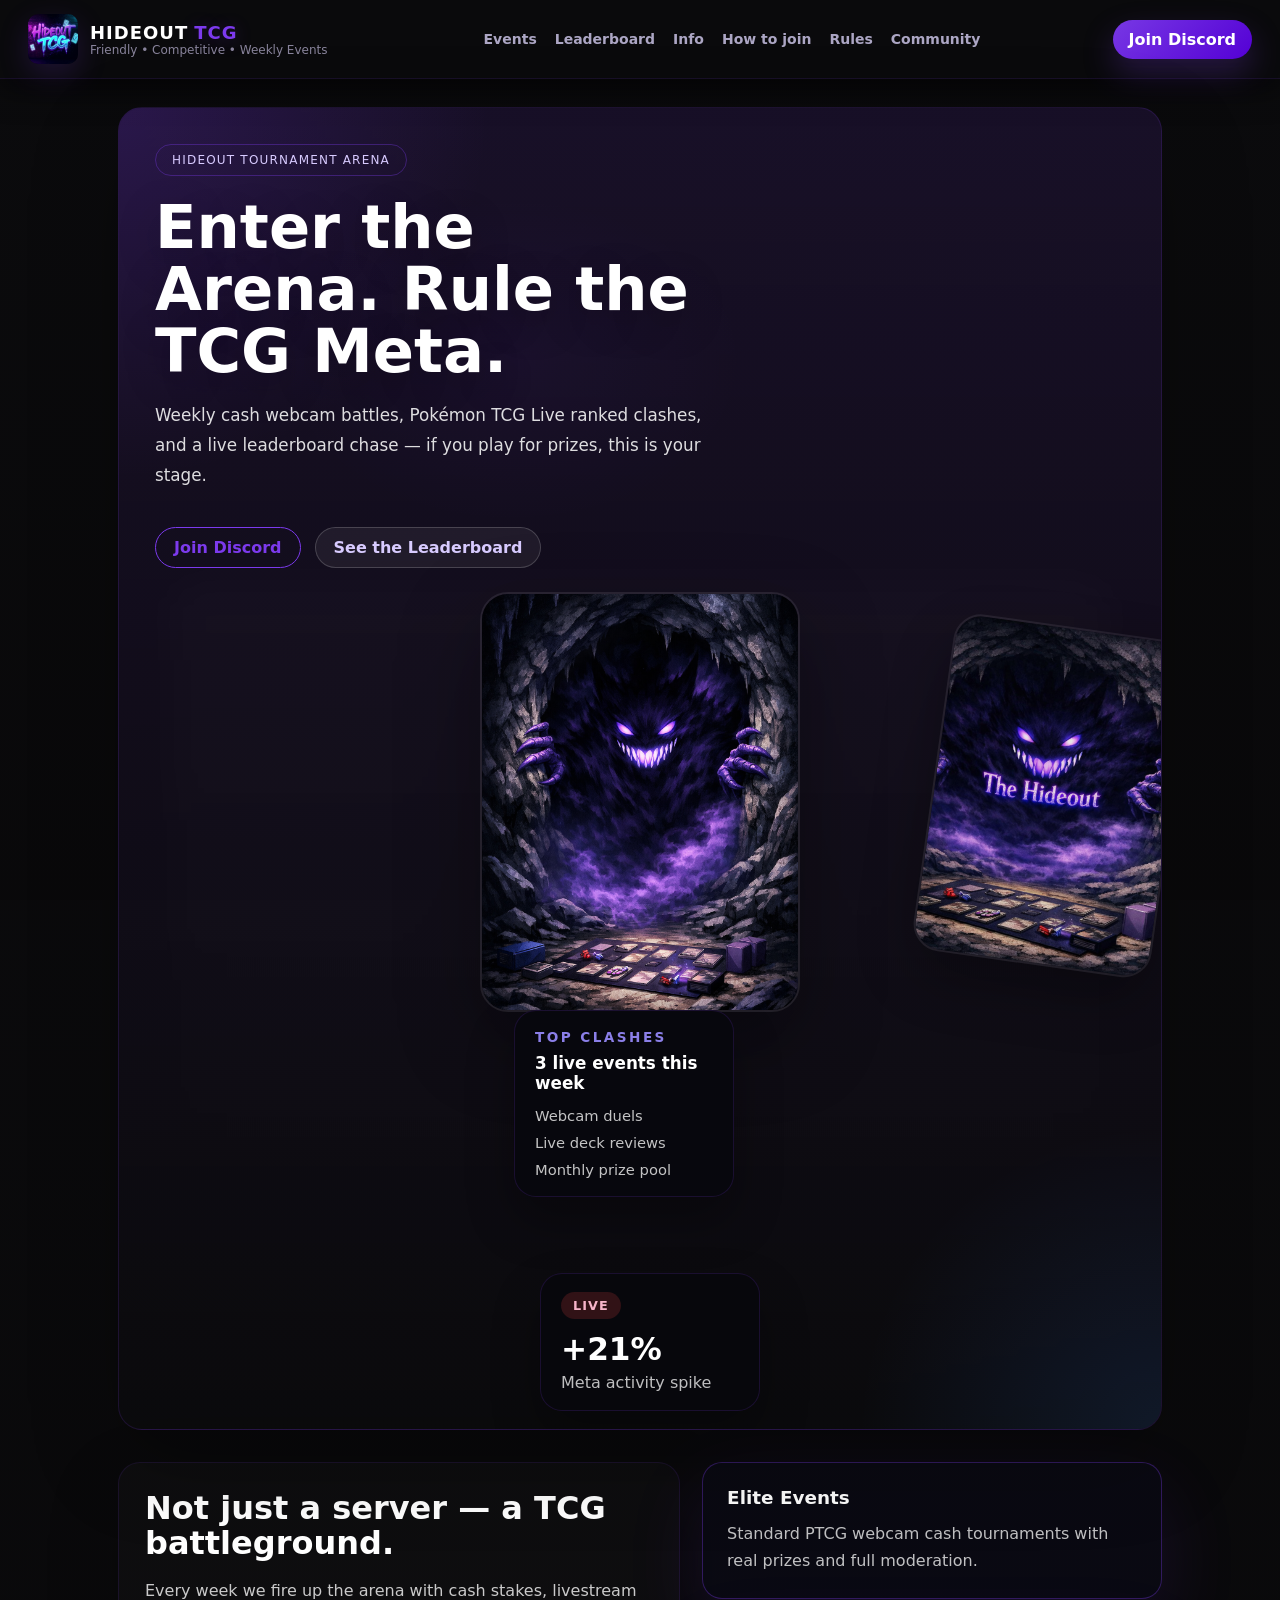
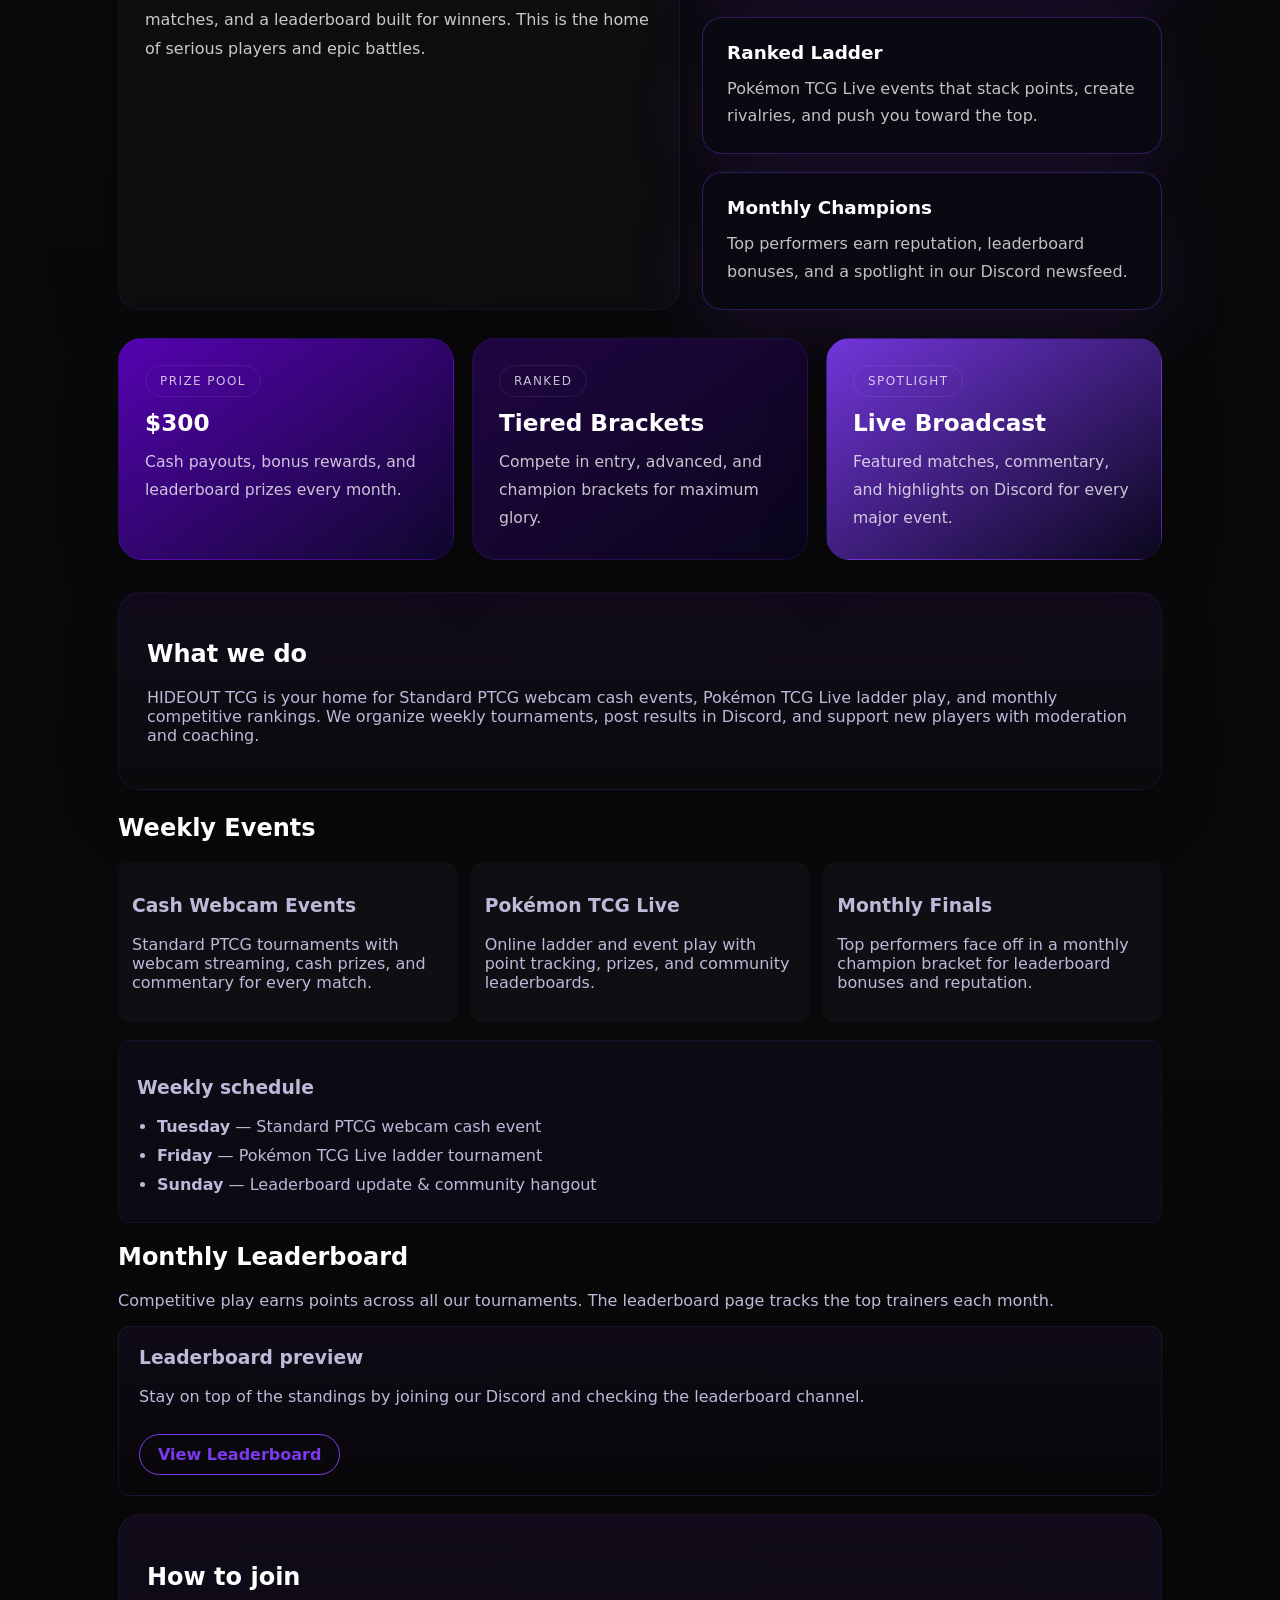
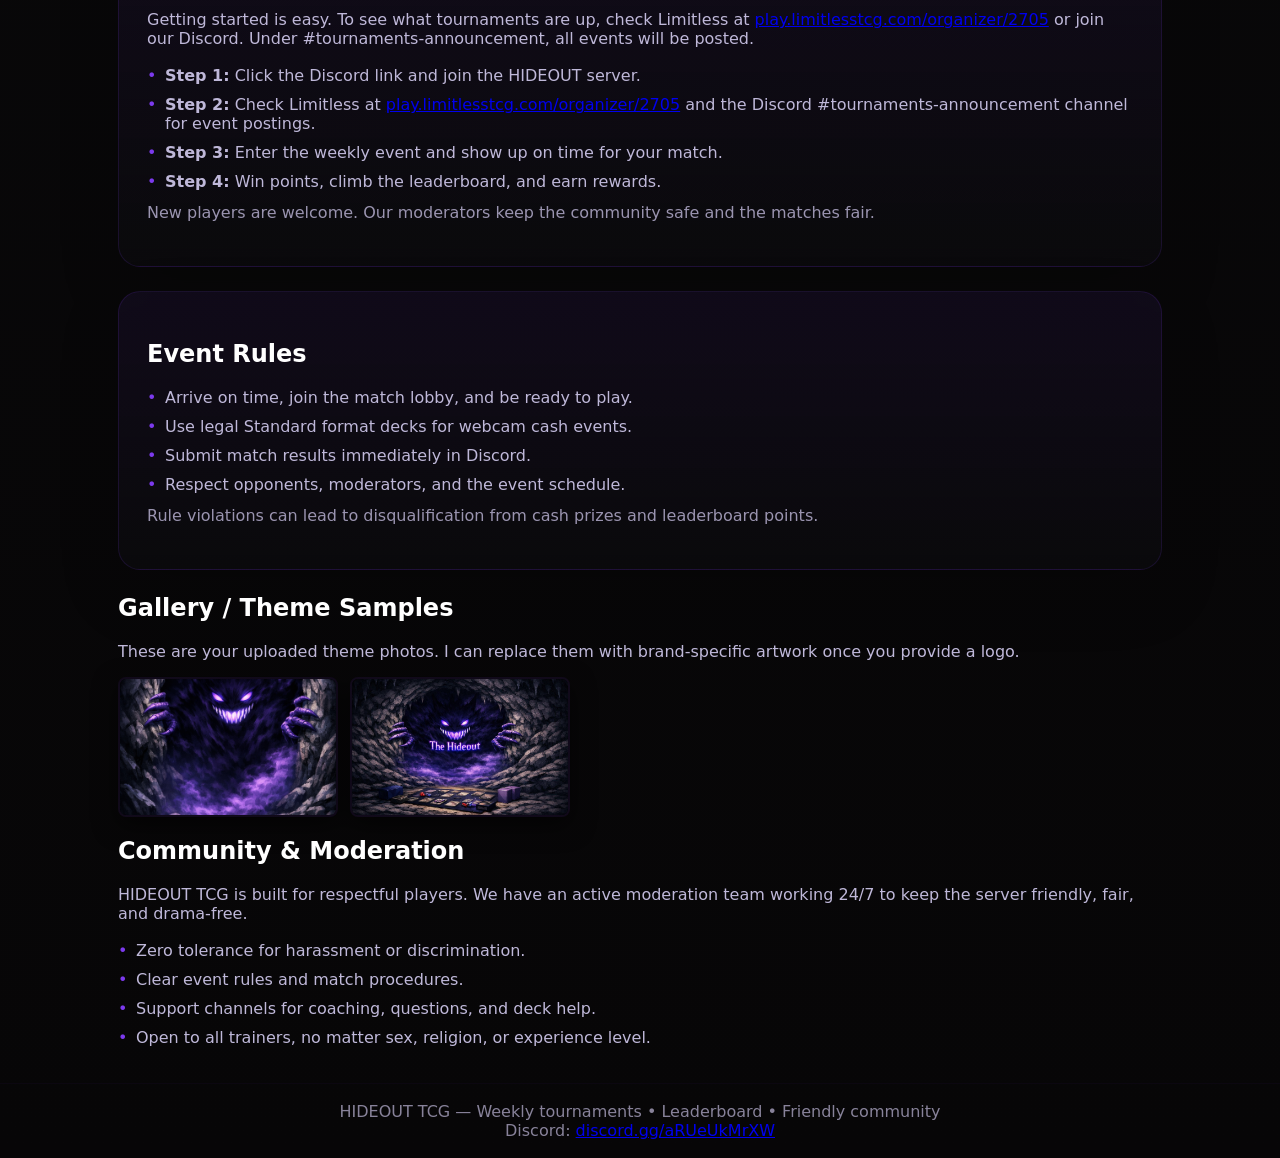
<file: index.html>
<!doctype html>
<html lang="en">
<head>
  <meta charset="utf-8" />
  <meta name="viewport" content="width=device-width,initial-scale=1" />
  <title>HIDEOUT TCG</title>
  <meta name="description" content="HIDEOUT TCG — tournaments, weekly cash webcam events, leaderboard, and community." />
  <meta name="keywords" content="Hideout TCG, Pokémon TCG, PTCG tournaments, Limitless TCG, webcam cash tournaments, leaderboard, Discord events" />
  <meta name="robots" content="index, follow" />
  <meta property="og:title" content="HIDEOUT TCG — Weekly tournaments, leaderboard, community" />
  <meta property="og:description" content="Join HIDEOUT TCG for Standard PTCG webcam cash tournaments, live leaderboard races, and weekly events. Check Limitless and Discord for announcements." />
  <meta property="og:type" content="website" />
  <meta property="og:url" content="https://vickerschris28164-debug.github.io/Hideout-TCG-WEBSITE/" />
  <meta property="og:image" content="assets/images/logo.jpg" />
  <meta name="twitter:card" content="summary_large_image" />
  <link rel="canonical" href="https://vickerschris28164-debug.github.io/Hideout-TCG-WEBSITE/" />
  <link rel="stylesheet" href="styles.css" />
</head>
<body>
  <div class="animated-bg"></div>
  <header class="site-header">
    <div class="brand">
      <img class="site-logo" src="assets/images/logo.jpg" alt="HIDEOUT logo" />
      <div>
        <div class="logo">HIDEOUT<span>TCG</span></div>
        <div class="tag">Friendly • Competitive • Weekly Events</div>
      </div>
    </div>
    <nav class="site-nav">
      <a href="#events">Events</a>
      <a href="leaderboard.html">Leaderboard</a>
      <a href="info.html">Info</a>
      <a href="#join">How to join</a>
      <a href="#rules">Rules</a>
      <a href="#community">Community</a>
    </nav>
    <a class="discord-btn" href="https://discord.gg/aRUeUkMrXW" target="_blank" rel="noopener noreferrer">Join Discord</a>
  </header>

  <main class="container">
    <section class="hero">
      <div class="hero-copy">
        <span class="eyebrow">HIDEOUT TOURNAMENT ARENA</span>
        <h1>Enter the Arena. Rule the TCG Meta.</h1>
        <p>Weekly cash webcam battles, Pokémon TCG Live ranked clashes, and a live leaderboard chase — if you play for prizes, this is your stage.</p>
        <div class="hero-actions">
          <a class="cta" href="https://discord.gg/aRUeUkMrXW" target="_blank" rel="noopener noreferrer">Join Discord</a>
          <a class="cta secondary" href="leaderboard.html">See the Leaderboard</a>
        </div>
      </div>
      <div class="hero-art">
        <div class="hero-art-bg"></div>
        <img class="hero-frame" src="assets/images/hideout-photo-1.png" alt="Tournament arena art" />
        <img class="hero-frame hero-frame--alt" src="assets/images/hideout-photo-2.png" alt="TCG battle art" />
        <div class="hero-card hero-card--rank">
          <div class="card-title">TOP CLASHES</div>
          <div class="card-label">3 live events this week</div>
          <div class="card-lines">
            <span>Webcam duels</span>
            <span>Live deck reviews</span>
            <span>Monthly prize pool</span>
          </div>
        </div>
        <div class="hero-card hero-card--pulse">
          <div class="card-badge">LIVE</div>
          <div class="card-score">+21%</div>
          <div class="card-sub">Meta activity spike</div>
        </div>
      </div>
    </section>

    <section class="showcase">
      <div class="showcase-copy">
        <h2>Not just a server — a TCG battleground.</h2>
        <p>Every week we fire up the arena with cash stakes, livestream matches, and a leaderboard built for winners. This is the home of serious players and epic battles.</p>
      </div>
      <div class="showcase-panels">
        <div class="showcase-panel showcase-panel--glow">
          <h3>Elite Events</h3>
          <p>Standard PTCG webcam cash tournaments with real prizes and full moderation.</p>
        </div>
        <div class="showcase-panel showcase-panel--glow">
          <h3>Ranked Ladder</h3>
          <p>Pokémon TCG Live events that stack points, create rivalries, and push you toward the top.</p>
        </div>
        <div class="showcase-panel showcase-panel--glow">
          <h3>Monthly Champions</h3>
          <p>Top performers earn reputation, leaderboard bonuses, and a spotlight in our Discord newsfeed.</p>
        </div>
      </div>
    </section>

    <section class="battle-grid">
      <div class="battle-card battle-card--prize">
        <span class="battle-label">PRIZE POOL</span>
        <h3>$300</h3>
        <p>Cash payouts, bonus rewards, and leaderboard prizes every month.</p>
      </div>
      <div class="battle-card battle-card--ranked">
        <span class="battle-label">RANKED</span>
        <h3>Tiered Brackets</h3>
        <p>Compete in entry, advanced, and champion brackets for maximum glory.</p>
      </div>
      <div class="battle-card battle-card--spotlight">
        <span class="battle-label">SPOTLIGHT</span>
        <h3>Live Broadcast</h3>
        <p>Featured matches, commentary, and highlights on Discord for every major event.</p>
      </div>
    </section>

    <section id="about" class="feature-card">
      <h2>What we do</h2>
      <p>HIDEOUT TCG is your home for Standard PTCG webcam cash events, Pokémon TCG Live ladder play, and monthly competitive rankings. We organize weekly tournaments, post results in Discord, and support new players with moderation and coaching.</p>
    </section>

    <section id="events">
      <h2>Weekly Events</h2>
      <div class="cards">
        <div class="card">
          <h3>Cash Webcam Events</h3>
          <p>Standard PTCG tournaments with webcam streaming, cash prizes, and commentary for every match.</p>
        </div>
        <div class="card">
          <h3>Pokémon TCG Live</h3>
          <p>Online ladder and event play with point tracking, prizes, and community leaderboards.</p>
        </div>
        <div class="card">
          <h3>Monthly Finals</h3>
          <p>Top performers face off in a monthly champion bracket for leaderboard bonuses and reputation.</p>
        </div>
      </div>
      <div class="schedule">
        <h3>Weekly schedule</h3>
        <ul>
          <li><strong>Tuesday</strong> — Standard PTCG webcam cash event</li>
          <li><strong>Friday</strong> — Pokémon TCG Live ladder tournament</li>
          <li><strong>Sunday</strong> — Leaderboard update & community hangout</li>
        </ul>
      </div>
    </section>

    <section id="leaderboard">
      <h2>Monthly Leaderboard</h2>
      <p>Competitive play earns points across all our tournaments. The leaderboard page tracks the top trainers each month.</p>
      <div class="leaderboard-card">
        <h3>Leaderboard preview</h3>
        <p>Stay on top of the standings by joining our Discord and checking the leaderboard channel.</p>
        <a class="cta" href="leaderboard.html">View Leaderboard</a>
      </div>
    </section>

    <section id="join" class="feature-card">
      <h2>How to join</h2>
      <p>Getting started is easy. To see what tournaments are up, check Limitless at <a href="https://play.limitlesstcg.com/organizer/2705" target="_blank" rel="noopener noreferrer">play.limitlesstcg.com/organizer/2705</a> or join our Discord. Under #tournaments-announcement, all events will be posted.</p>
      <ul class="feature-list">
        <li><strong>Step 1:</strong> Click the Discord link and join the HIDEOUT server.</li>
        <li><strong>Step 2:</strong> Check Limitless at <a href="https://play.limitlesstcg.com/organizer/2705" target="_blank" rel="noopener noreferrer">play.limitlesstcg.com/organizer/2705</a> and the Discord #tournaments-announcement channel for event postings.</li>
        <li><strong>Step 3:</strong> Enter the weekly event and show up on time for your match.</li>
        <li><strong>Step 4:</strong> Win points, climb the leaderboard, and earn rewards.</li>
      </ul>
      <p class="note">New players are welcome. Our moderators keep the community safe and the matches fair.</p>
    </section>

    <section id="rules" class="feature-card">
      <h2>Event Rules</h2>
      <ul class="feature-list">
        <li>Arrive on time, join the match lobby, and be ready to play.</li>
        <li>Use legal Standard format decks for webcam cash events.</li>
        <li>Submit match results immediately in Discord.</li>
        <li>Respect opponents, moderators, and the event schedule.</li>
      </ul>
      <p class="note">Rule violations can lead to disqualification from cash prizes and leaderboard points.</p>
    </section>

    <section id="gallery">
      <h2>Gallery / Theme Samples</h2>
      <p>These are your uploaded theme photos. I can replace them with brand-specific artwork once you provide a logo.</p>
      <div class="gallery">
        <img src="assets/images/hideout-photo-1.png" alt="HIDEOUT theme photo 1" />
        <img src="assets/images/hideout-photo-2.png" alt="HIDEOUT theme photo 2" />
      </div>
    </section>

    <section id="community">
      <h2>Community & Moderation</h2>
      <p>HIDEOUT TCG is built for respectful players. We have an active moderation team working 24/7 to keep the server friendly, fair, and drama-free.</p>
      <div class="feature-list">
        <li>Zero tolerance for harassment or discrimination.</li>
        <li>Clear event rules and match procedures.</li>
        <li>Support channels for coaching, questions, and deck help.</li>
        <li>Open to all trainers, no matter sex, religion, or experience level.</li>
      </div>
    </section>
  </main>

  <footer class="site-footer">
    <div>HIDEOUT TCG — Weekly tournaments • Leaderboard • Friendly community</div>
    <div>Discord: <a href="https://discord.gg/aRUeUkMrXW" target="_blank" rel="noopener noreferrer">discord.gg/aRUeUkMrXW</a></div>
  </footer>
</body>
</html>
</file>
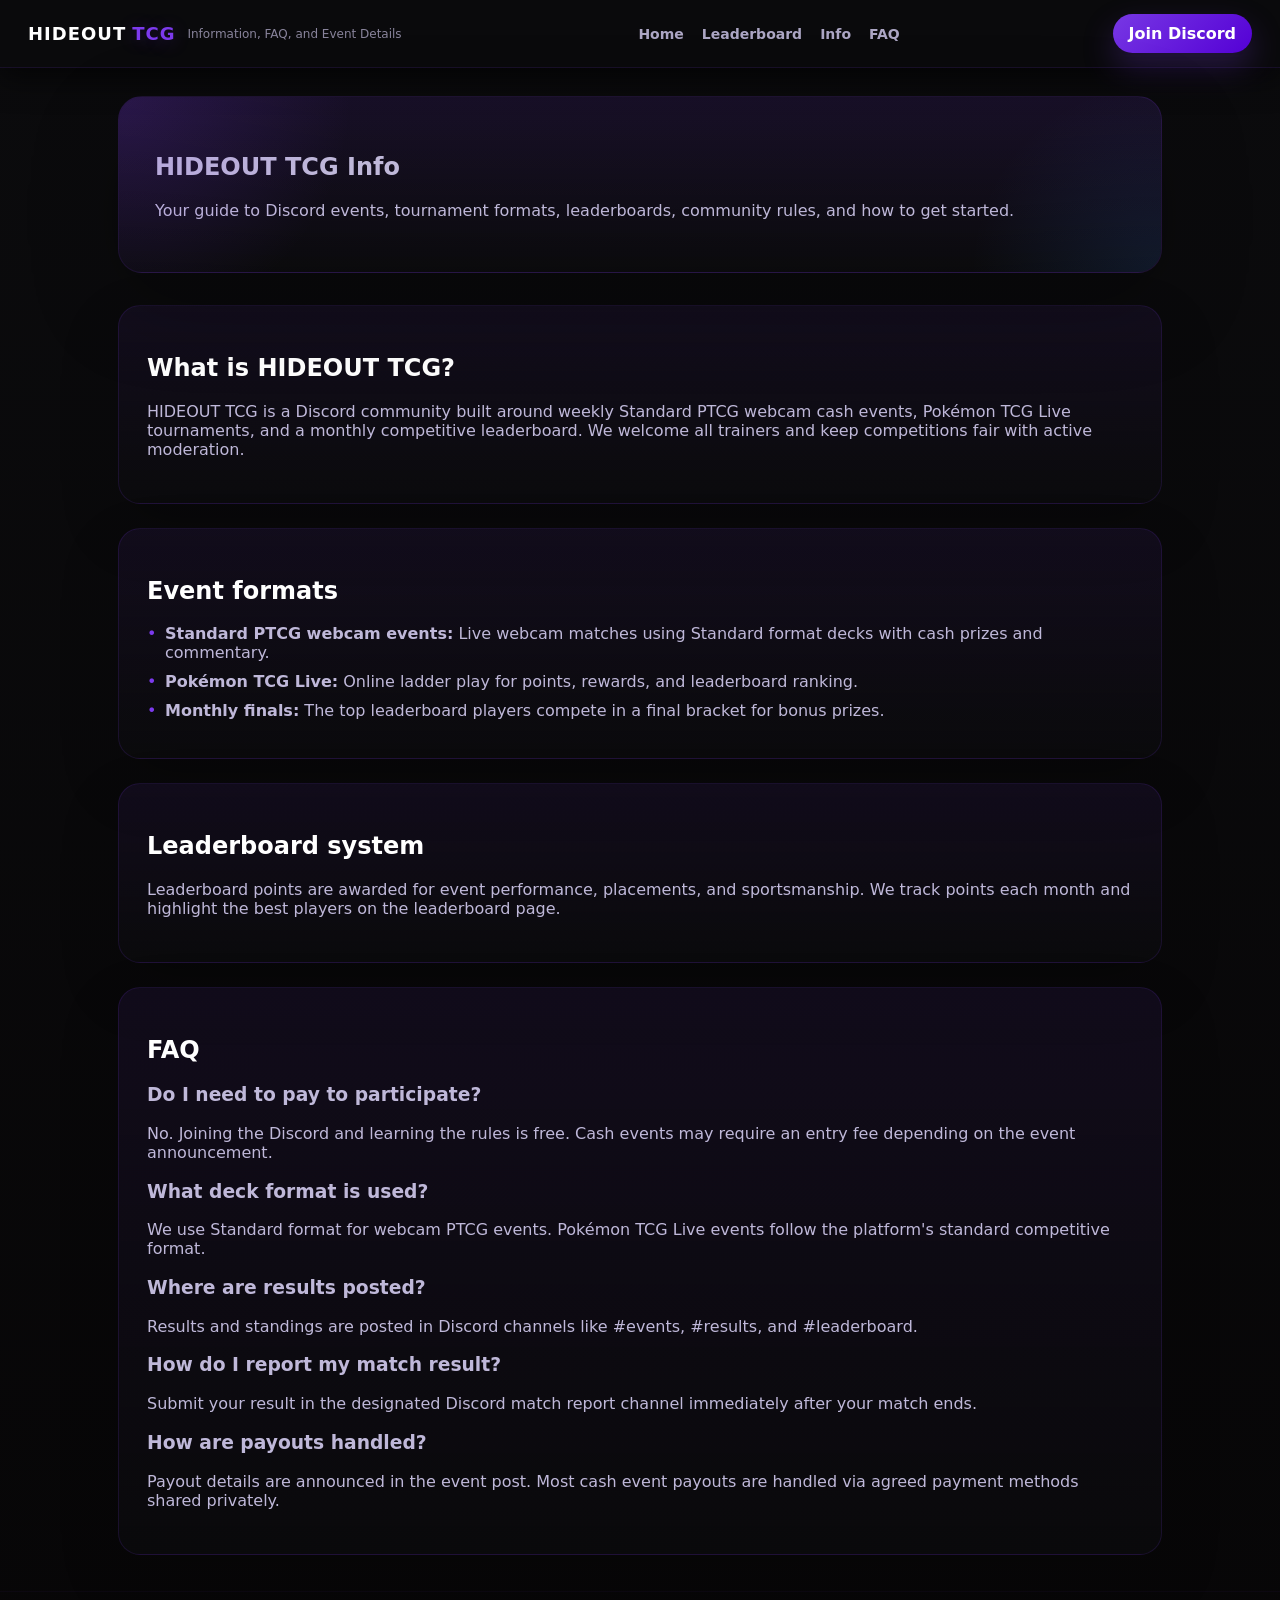
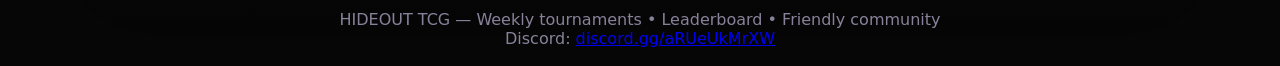
<file: info.html>
<!doctype html>
<html lang="en">
<head>
  <meta charset="utf-8" />
  <meta name="viewport" content="width=device-width,initial-scale=1" />
  <title>HIDEOUT TCG Info</title>
  <meta name="description" content="HIDEOUT TCG Discord community info page with event formats, FAQ, leaderboard system, and tournament rules." />
  <meta name="robots" content="index, follow" />
  <link rel="canonical" href="https://vickerschris28164-debug.github.io/Hideout-TCG-WEBSITE/info.html" />
  <link rel="stylesheet" href="styles.css" />
</head>
<body>
  <header class="site-header">
    <div class="brand">
      <div class="logo">HIDEOUT<span>TCG</span></div>
      <div class="tag">Information, FAQ, and Event Details</div>
    </div>
    <nav class="site-nav">
      <a href="index.html">Home</a>
      <a href="leaderboard.html">Leaderboard</a>
      <a href="info.html">Info</a>
      <a href="#faq">FAQ</a>
    </nav>
    <a class="discord-btn" href="https://discord.gg/aRUeUkMrXW" target="_blank" rel="noopener noreferrer">Join Discord</a>
  </header>

  <main class="container">
    <section class="hero">
      <h1>HIDEOUT TCG Info</h1>
      <p>Your guide to Discord events, tournament formats, leaderboards, community rules, and how to get started.</p>
    </section>

    <section class="feature-card">
      <h2>What is HIDEOUT TCG?</h2>
      <p>HIDEOUT TCG is a Discord community built around weekly Standard PTCG webcam cash events, Pokémon TCG Live tournaments, and a monthly competitive leaderboard. We welcome all trainers and keep competitions fair with active moderation.</p>
    </section>

    <section class="feature-card">
      <h2>Event formats</h2>
      <ul class="feature-list">
        <li><strong>Standard PTCG webcam events:</strong> Live webcam matches using Standard format decks with cash prizes and commentary.</li>
        <li><strong>Pokémon TCG Live:</strong> Online ladder play for points, rewards, and leaderboard ranking.</li>
        <li><strong>Monthly finals:</strong> The top leaderboard players compete in a final bracket for bonus prizes.</li>
      </ul>
    </section>

    <section class="feature-card">
      <h2>Leaderboard system</h2>
      <p>Leaderboard points are awarded for event performance, placements, and sportsmanship. We track points each month and highlight the best players on the leaderboard page.</p>
    </section>

    <section class="feature-card" id="faq">
      <h2>FAQ</h2>
      <div class="faq-item">
        <h3>Do I need to pay to participate?</h3>
        <p>No. Joining the Discord and learning the rules is free. Cash events may require an entry fee depending on the event announcement.</p>
      </div>
      <div class="faq-item">
        <h3>What deck format is used?</h3>
        <p>We use Standard format for webcam PTCG events. Pokémon TCG Live events follow the platform's standard competitive format.</p>
      </div>
      <div class="faq-item">
        <h3>Where are results posted?</h3>
        <p>Results and standings are posted in Discord channels like #events, #results, and #leaderboard.</p>
      </div>
      <div class="faq-item">
        <h3>How do I report my match result?</h3>
        <p>Submit your result in the designated Discord match report channel immediately after your match ends.</p>
      </div>
      <div class="faq-item">
        <h3>How are payouts handled?</h3>
        <p>Payout details are announced in the event post. Most cash event payouts are handled via agreed payment methods shared privately.</p>
      </div>
    </section>
  </main>

  <footer class="site-footer">
    <div>HIDEOUT TCG — Weekly tournaments • Leaderboard • Friendly community</div>
    <div>Discord: <a href="https://discord.gg/aRUeUkMrXW" target="_blank" rel="noopener noreferrer">discord.gg/aRUeUkMrXW</a></div>
  </footer>
</body>
</html>
</file>
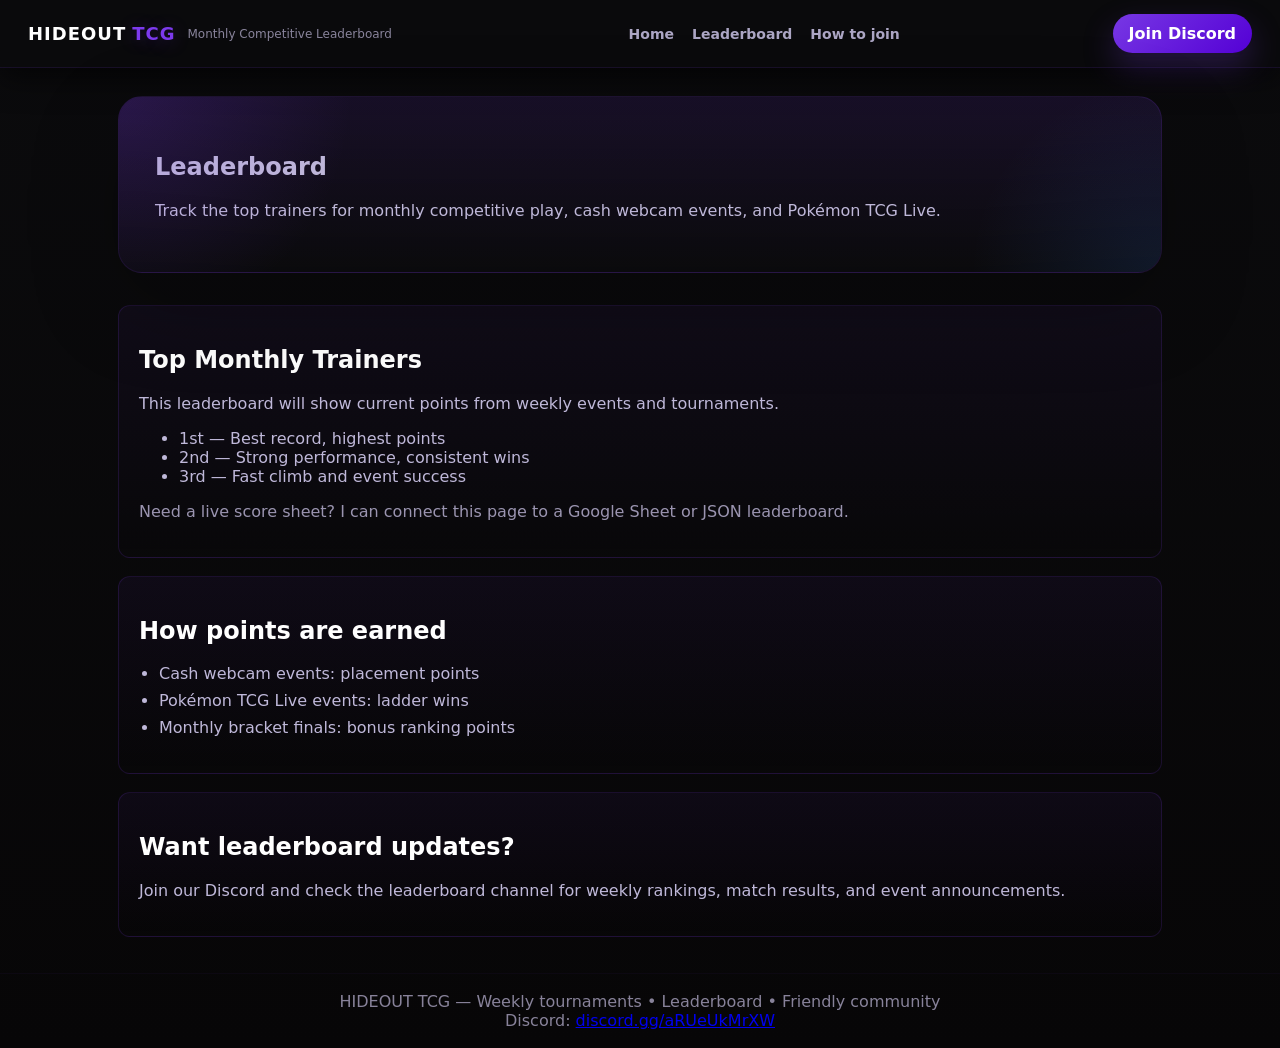
<file: leaderboard.html>
<!doctype html>
<html lang="en">
<head>
  <meta charset="utf-8" />
  <meta name="viewport" content="width=device-width,initial-scale=1" />
  <title>HIDEOUT TCG Leaderboard</title>
  <meta name="description" content="Track HIDEOUT TCG monthly leaderboard standings and event ranking points from webcam cash events and Pokémon TCG Live." />
  <meta name="robots" content="index, follow" />
  <link rel="canonical" href="https://vickerschris28164-debug.github.io/Hideout-TCG-WEBSITE/leaderboard.html" />
  <link rel="stylesheet" href="styles.css" />
</head>
<body>
  <header class="site-header">
    <div class="brand">
      <div class="logo">HIDEOUT<span>TCG</span></div>
      <div class="tag">Monthly Competitive Leaderboard</div>
    </div>
    <nav class="site-nav">
      <a href="index.html">Home</a>
      <a href="#top">Leaderboard</a>
      <a href="index.html#join">How to join</a>
    </nav>
    <a class="discord-btn" href="https://discord.gg/aRUeUkMrXW" target="_blank" rel="noopener noreferrer">Join Discord</a>
  </header>

  <main class="container">
    <section class="hero">
      <h1>Leaderboard</h1>
      <p>Track the top trainers for monthly competitive play, cash webcam events, and Pokémon TCG Live.</p>
    </section>

    <section>
      <div class="leaderboard-card">
        <h2>Top Monthly Trainers</h2>
        <p>This leaderboard will show current points from weekly events and tournaments.</p>
        <ul>
          <li>1st — Best record, highest points</li>
          <li>2nd — Strong performance, consistent wins</li>
          <li>3rd — Fast climb and event success</li>
        </ul>
        <p class="note">Need a live score sheet? I can connect this page to a Google Sheet or JSON leaderboard.</p>
      </div>
    </section>

    <section>
      <div class="info-card">
        <h2>How points are earned</h2>
        <ul>
          <li>Cash webcam events: placement points</li>
          <li>Pokémon TCG Live events: ladder wins</li>
          <li>Monthly bracket finals: bonus ranking points</li>
        </ul>
      </div>
    </section>

    <section>
      <div class="info-card">
        <h2>Want leaderboard updates?</h2>
        <p>Join our Discord and check the leaderboard channel for weekly rankings, match results, and event announcements.</p>
      </div>
    </section>
  </main>

  <footer class="site-footer">
    <div>HIDEOUT TCG — Weekly tournaments • Leaderboard • Friendly community</div>
    <div>Discord: <a href="https://discord.gg/aRUeUkMrXW" target="_blank" rel="noopener noreferrer">discord.gg/aRUeUkMrXW</a></div>
  </footer>
</body>
</html>
</file>
<file: styles.css>
:root{
  --bg:#0b0b0d;
  --panel:#0f0e13;
  --accent:#7c3aed; /* purple */
  --accent-2:#5b21b6;
  --glow:0 10px 30px rgba(124,58,237,0.18);
  --muted:#bfb8d9;
}
*{box-sizing:border-box}
.animated-bg{
  position:fixed;inset:0;z-index:-1;background:radial-gradient(ellipse at 20% 20%, rgba(124,58,237,0.06), transparent 8%), radial-gradient(ellipse at 80% 80%, rgba(0,0,0,0.35), transparent 40%), linear-gradient(180deg,var(--bg),#070607);
  background-size:200% 200%;
  animation: bgShift 18s linear infinite;
}

@keyframes bgShift{0%{background-position:0% 0%}50%{background-position:100% 100%}100%{background-position:0% 0%}}

body{margin:0;font-family:Inter,system-ui,Arial,sans-serif;background:linear-gradient(180deg,var(--bg),#070607);color:var(--muted);min-height:100vh}
.site-header{display:flex;justify-content:space-between;align-items:center;padding:14px 28px;background:rgba(11,11,13,0.55);backdrop-filter:blur(10px);box-shadow:0 8px 32px rgba(0,0,0,0.65);border-bottom:1px solid rgba(124,58,237,0.12);flex-wrap:wrap;gap:14px}
.brand{display:flex;align-items:center;gap:12px}
.site-logo{width:50px;height:auto;border-radius:10px;object-fit:contain;transition:transform .22s ease,box-shadow .22s ease;box-shadow:var(--glow)}
.site-logo:hover{transform:scale(1.08);box-shadow:0 16px 48px rgba(124,58,237,0.32)}
.logo{font-weight:800;font-size:18px;color:#fff;letter-spacing:1px}
.logo span{color:var(--accent);margin-left:6px;text-shadow:0 2px 18px rgba(124,58,237,0.3)}
.tag{font-size:12px;color:rgba(191,184,217,0.7)}
.site-nav{display:flex;gap:18px;margin-left:24px}
.site-nav a{color:rgba(191,184,217,0.9);text-decoration:none;font-size:14px;font-weight:600;transition:color .2s ease}
.site-nav a:hover{color:#fff}
.discord-btn{background:linear-gradient(135deg,rgba(124,58,237,0.96),rgba(88,0,224,0.95));color:#fff;padding:10px 16px;border-radius:999px;text-decoration:none;font-weight:700;box-shadow:0 14px 32px rgba(124,58,237,0.25)}
.container{max-width:1080px;margin:28px auto;padding:0 18px}
.feature-card{background:linear-gradient(180deg,rgba(124,58,237,0.08),rgba(11,11,13,0.75));padding:28px;border-radius:22px;margin-bottom:24px;border:1px solid rgba(124,58,237,0.14);box-shadow:0 24px 60px rgba(0,0,0,0.18)}
.feature-list{list-style:none;padding-left:0;margin:18px 0 0 0}
.feature-list li{margin-bottom:10px;padding-left:18px;position:relative}
.feature-list li:before{content:"•";position:absolute;left:0;color:var(--accent)}
.schedule{margin-top:18px;padding:18px;background:rgba(124,58,237,0.05);border-radius:12px;border:1px solid rgba(124,58,237,0.1)}
.schedule ul{padding-left:20px;margin:0}
.schedule li{margin-bottom:10px}
.cta{display:inline-block;margin-top:12px;background:transparent;border:1px solid var(--accent);color:var(--accent);padding:10px 18px;border-radius:999px;text-decoration:none;font-weight:700;transition:all .22s ease}
.cta:hover{background:rgba(124,58,237,0.18);border-color:rgba(124,58,237,0.7);color:#fff}
.cta.secondary{background:rgba(255,255,255,0.06);border-color:rgba(255,255,255,0.18);color:#d8cbff}
.cta.secondary:hover{background:rgba(255,255,255,0.12);color:#fff}
h2{color:#fff}
.hero{position:relative;overflow:hidden;padding:36px;border-radius:24px;margin-bottom:32px;background:linear-gradient(180deg,rgba(124,58,237,0.12),rgba(11,11,13,0.72));border:1px solid rgba(124,58,237,0.16);box-shadow:0 30px 90px rgba(0,0,0,0.24)}
.hero:before{content:"";position:absolute;inset:0;background:radial-gradient(circle at top left, rgba(124,58,237,0.18), transparent 22%), radial-gradient(circle at bottom right, rgba(59,130,246,0.12), transparent 18%);pointer-events:none}
.hero-copy{position:relative;z-index:2;max-width:560px}
.eyebrow{display:inline-block;padding:8px 16px;border-radius:999px;border:1px solid rgba(124,58,237,0.35);color:#d8cbff;font-size:12px;text-transform:uppercase;letter-spacing:1.2px;margin-bottom:20px}
.hero-copy h1{font-size:min(3.8rem,calc(2.4rem + 2vw));line-height:1.02;margin:0 0 18px;color:#fff;text-shadow:0 12px 40px rgba(0,0,0,0.25)}
.hero-copy p{font-size:1.05rem;line-height:1.8;color:rgba(255,255,255,0.86);max-width:560px}
.hero-actions{display:flex;flex-wrap:wrap;gap:14px;margin-top:24px}
.hero-art{position:relative;display:grid;place-items:center;gap:16px;padding:24px;min-height:420px}
.hero-art-bg{position:absolute;inset:12px;background:linear-gradient(180deg,rgba(255,255,255,0.02),transparent);border-radius:24px;filter:blur(22px);opacity:.85;}
.hero-frame{position:relative;z-index:2;width:320px;height:420px;object-fit:cover;border-radius:28px;border:2px solid rgba(255,255,255,0.08);box-shadow:0 28px 80px rgba(0,0,0,0.35);transform:translateY(0);transition:transform .35s ease}
.hero-frame:hover{transform:translateY(-6px)}
.hero-frame--alt{position:absolute;right:-50px;top:40px;width:240px;height:340px;z-index:1;opacity:.92;transform:rotate(8deg) translateY(18px);box-shadow:0 24px 60px rgba(0,0,0,0.36)}
.hero-card{position:relative;z-index:3;width:220px;padding:18px 20px;border-radius:22px;background:rgba(8,8,13,0.94);border:1px solid rgba(124,58,237,0.16);box-shadow:0 24px 48px rgba(0,0,0,0.3);backdrop-filter:blur(18px)}
.hero-card--rank{top:-18px;left:-16px}
.hero-card--pulse{top:42px;right:-10px}
.card-title{font-size:0.85rem;font-weight:700;text-transform:uppercase;letter-spacing:0.18em;color:#8b7fe8}
.card-label{margin-top:8px;font-size:1.05rem;font-weight:800;color:#fff}
.card-lines{display:grid;gap:10px;margin-top:14px}
.card-lines span{display:block;font-size:0.92rem;color:rgba(255,255,255,0.76)}
.card-badge{display:inline-flex;align-items:center;justify-content:center;padding:6px 12px;border-radius:999px;background:rgba(239,68,68,0.18);color:#f7b4c9;font-size:0.8rem;font-weight:700;letter-spacing:.08em;margin-bottom:12px}
.card-score{font-size:1.95rem;font-weight:800;color:#fff}
.card-sub{color:rgba(255,255,255,0.74);margin-top:6px}
.showcase{display:grid;grid-template-columns:1.1fr .9fr;gap:22px;margin-bottom:28px}
.showcase-copy{padding:28px 26px 26px 26px;background:rgba(255,255,255,0.02);border:1px solid rgba(124,58,237,0.12);border-radius:22px;box-shadow:0 26px 70px rgba(0,0,0,0.22)}
.showcase-copy h2{font-size:2rem;line-height:1.1;margin:0 0 16px;color:#fff}
.showcase-copy p{font-size:1rem;line-height:1.8;color:rgba(255,255,255,0.78);max-width:540px}
.showcase-panels{display:grid;gap:18px}
.showcase-panel{background:rgba(11,11,19,0.9);padding:24px;border-radius:20px;border:1px solid rgba(124,58,237,0.15);box-shadow:0 20px 50px rgba(0,0,0,0.24)}
.showcase-panel--glow{border-color:rgba(124,58,237,0.35);box-shadow:0 30px 80px rgba(124,58,237,0.12)}
.showcase-panel h3{margin:0 0 12px;font-size:1.15rem;color:#fff}
.showcase-panel p{margin:0;color:rgba(255,255,255,0.75);line-height:1.7}
.battle-grid{display:grid;grid-template-columns:repeat(3,minmax(0,1fr));gap:18px;margin-bottom:32px}
.battle-card{padding:26px;border-radius:24px;background:linear-gradient(145deg,rgba(19,6,59,0.94),rgba(13,7,26,0.95));border:1px solid rgba(124,58,237,0.15);box-shadow:0 22px 58px rgba(0,0,0,0.25)}
.battle-card--prize{background:linear-gradient(145deg,rgba(92,3,192,0.92),rgba(16,8,46,0.96))}
.battle-card--ranked{background:linear-gradient(145deg,rgba(35,6,72,0.92),rgba(10,6,28,0.96))}
.battle-card--spotlight{background:linear-gradient(145deg,rgba(124,58,237,0.92),rgba(11,7,30,0.96))}
.battle-label{display:inline-block;margin-bottom:12px;padding:8px 14px;border-radius:999px;border:1px solid rgba(255,255,255,0.08);text-transform:uppercase;letter-spacing:.12em;font-size:0.75rem;color:rgba(255,255,255,0.75)}
.battle-card h3{margin:0 0 12px;font-size:1.45rem;color:#fff}
.battle-card p{margin:0;font-size:0.98rem;color:rgba(255,255,255,0.76);line-height:1.8}
.cards{display:flex;gap:14px;flex-wrap:wrap}
.card{background:var(--panel);padding:14px;border-radius:10px;flex:1;min-width:220px}
.placeholder{padding:12px;background:#0b0b0d;border-radius:8px}
.leaderboard-card,
.info-card{background:linear-gradient(180deg,rgba(124,58,237,0.06),transparent);padding:20px;border-radius:12px;margin-bottom:18px; border:1px solid rgba(124,58,237,0.16)}
.leaderboard-card h3{margin-top:0}
.info-card ul{padding-left:20px}
.info-card li{margin-bottom:8px}
.note{margin-top:12px;color:rgba(191,184,217,0.8)}
.gallery{display:flex;gap:12px;flex-wrap:wrap;margin-top:12px}
.gallery img{width:220px;height:140px;object-fit:cover;border-radius:8px;border:2px solid rgba(124,58,237,0.08);box-shadow:0 8px 24px rgba(0,0,0,0.6)}
.sample{padding:28px;border-radius:8px;background:linear-gradient(180deg,rgba(124,58,237,0.03),transparent);color:rgba(191,184,217,0.9)}
.site-footer{margin-top:36px;padding:18px;border-top:1px solid rgba(124,58,237,0.04);text-align:center;color:rgba(191,184,217,0.7)}
code{background:#0b0b0d;padding:2px 6px;border-radius:6px;color:var(--muted);font-size:13px}
@media(max-width:980px){.site-header{justify-content:center;text-align:center}.site-nav{flex-wrap:wrap;justify-content:center;margin-left:0}.brand{flex-direction:column;align-items:center}.site-logo{width:48px}.hero{padding:28px}.hero-art{min-height:320px}.showcase{grid-template-columns:1fr;}.battle-grid{grid-template-columns:1fr}.showcase-copy{padding:22px}.showcase-panel{padding:20px}}
@media(max-width:640px){.cards{flex-direction:column}.discord-btn{padding:8px 10px}.hero{padding:24px}.hero-copy h1{font-size:2.4rem}.hero-art{min-height:280px}.hero-frame{width:260px;height:340px}.hero-frame--alt{width:200px;height:280px;right:-35px;top:34px}.battle-card{padding:20px}}
</file>
